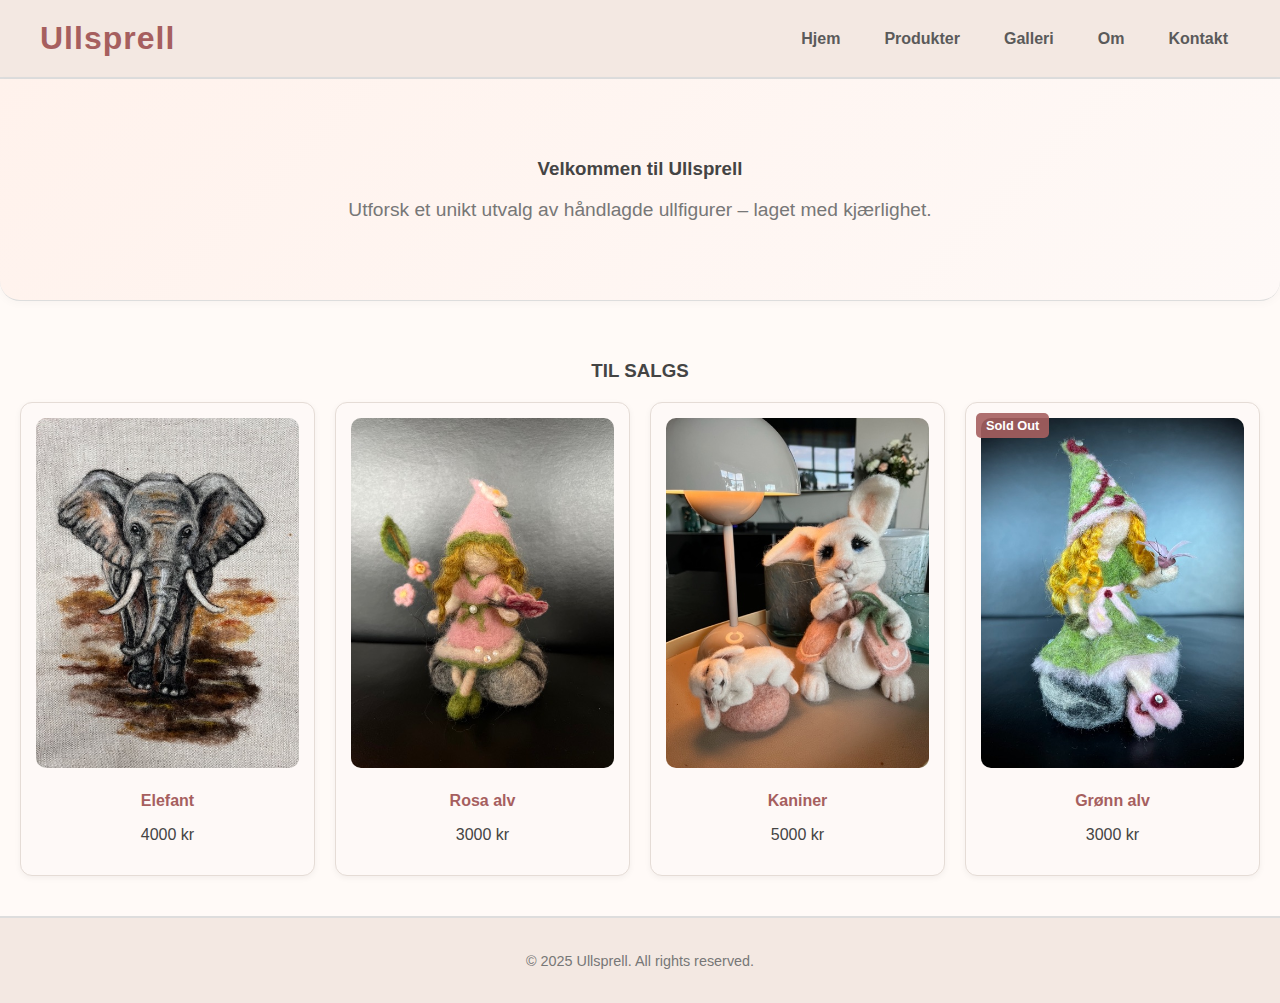
<file: index.html>
<!-- index.html -->
<!DOCTYPE html>
<html lang="en">
<head>
  <meta charset="UTF-8" />
  <meta name="viewport" content="width=device-width, initial-scale=1.0" />
  <title>Ullsprell - Handcrafted Wool Figures</title>
  <link rel="stylesheet" href="styles.css" />
  <script src="script.js" defer></script>
</head>
<body>
  <div id="header"></div>

<section class="hero">
  <h3>Velkommen til Ullsprell</h3>
    <p>Utforsk et unikt utvalg av håndlagde ullfigurer – laget med kjærlighet.</p>
</section>

<main>
  <!-- <section class="intro">
    <h3>Velkommen til Ullsprell</h3>
    <p>Utforsk et unikt utvalg av håndlagde ullfigurer – myke, sjarmerende og fulle av personlighet.</p>
  </section> -->

    <section class="featured-products">
      <h3>TIL SALGS</h3>
      <div class="for-sale-grid">
        <div class="product">
          <a href="gallery/elefant.html"><img src="images/bilde_elefant.jpeg" alt="Product 1"></a>
          <h4>Elefant</h4>
          <p>4000 kr</p>
        </div>
        <div class="product">
          <a href="gallery/alv_rosa.html"><img src="images/alv_rosa.jpeg" alt="Product 2"></a>
          <h4>Rosa alv</h4>
          <p>3000 kr</p>
        </div>
        <div class="product">
          <a href="gallery/kaniner.html"><img src="images/kaniner.jpeg" alt="Product 3"></a>
          <h4>Kaniner</h4>
          <p>5000 kr</p>
        </div>
         <div class="product">
          <a href="gallery/alv_grønn.html"><img src="images/alv_grønn.jpeg" alt="Product 5"></a>
          <div class="sold-out-label">Sold Out</div>
          <h4>Grønn alv</h4>
          <p>3000 kr</p>
        </div>
      </div>
    </section>
  </main>

  <div id="footer"></div>

  <script src="script.js"></script>
</body>
</html>
</file>
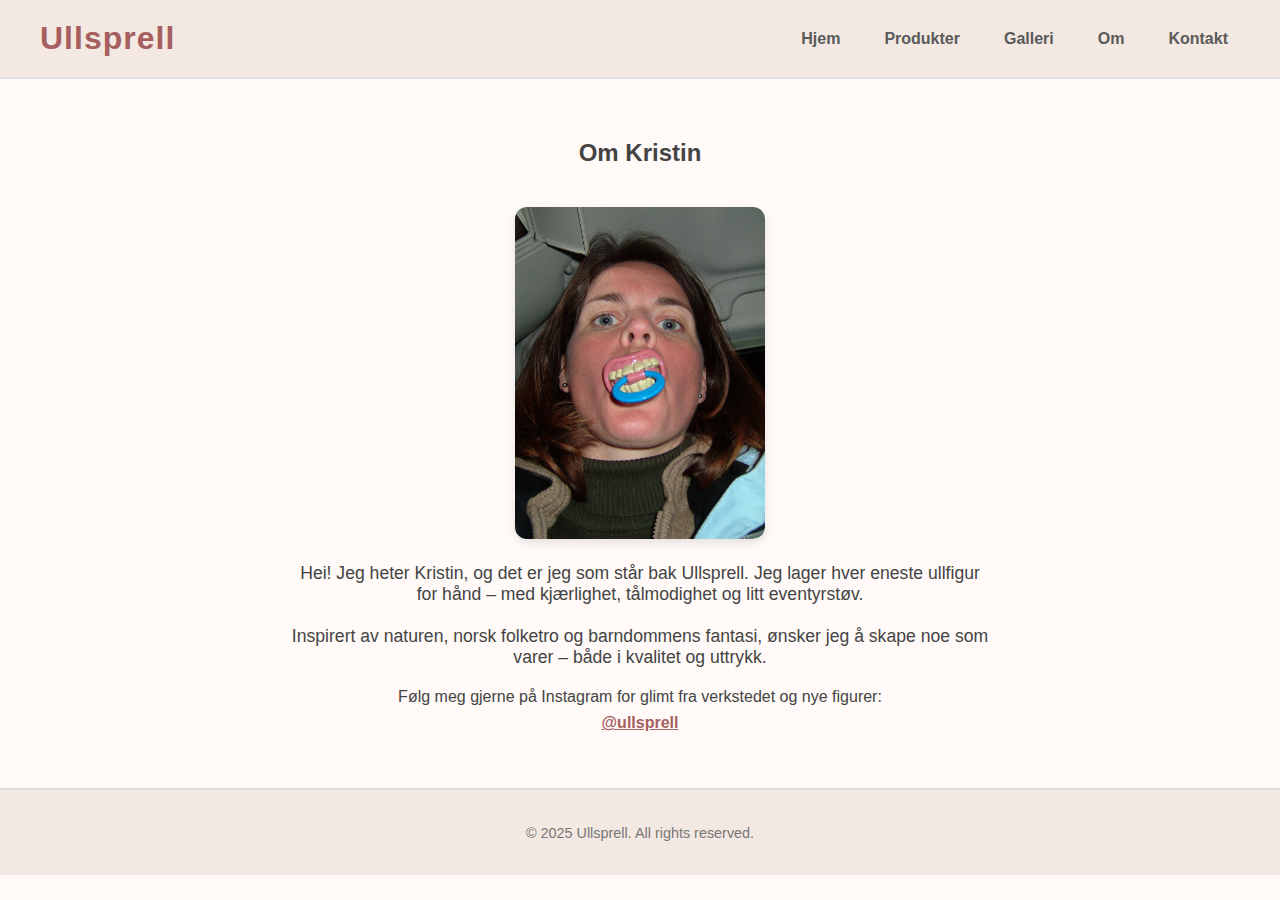
<file: about.html>
<!-- about.html -->
<!DOCTYPE html>
<html lang="no">
<head>
  <meta charset="UTF-8" />
  <meta name="viewport" content="width=device-width, initial-scale=1.0" />
  <title>Om Kristin – Ullsprell</title>
  <link rel="stylesheet" href="styles.css" />
  <script src="script.js" defer></script>
</head>
<body>
  <div id="header"></div>

  <main>
    <section class="intro" style="text-align: center; padding: 40px 20px;">
      <h2>Om Kristin</h2>

      <img src="images/kristin.jpg" alt="Kristin som lager ullfigurer" style="max-width: 250px; width: 100%; border-radius: 12px; margin: 20px 0; box-shadow: 0 4px 10px rgba(0,0,0,0.1);">

      <p style="max-width: 700px; margin: 0 auto; font-size: 1.1rem;">
        Hei! Jeg heter Kristin, og det er jeg som står bak Ullsprell. Jeg lager hver eneste ullfigur for hånd – med kjærlighet, tålmodighet og litt eventyrstøv.
        <br><br>
        Inspirert av naturen, norsk folketro og barndommens fantasi, ønsker jeg å skape noe som varer – både i kvalitet og uttrykk.
      </p>

      <p style="margin-top: 20px;">
        Følg meg gjerne på Instagram for glimt fra verkstedet og nye figurer:
        <br>
        <a href="https://www.instagram.com/dittbrukernavn" target="_blank" style="display: inline-block; margin-top: 8px; color: #a65f5f; font-weight: bold;">
          @ullsprell
        </a>
      </p>
    </section>
  </main>

  <div id="footer"></div>
</body>
</html>
</file>
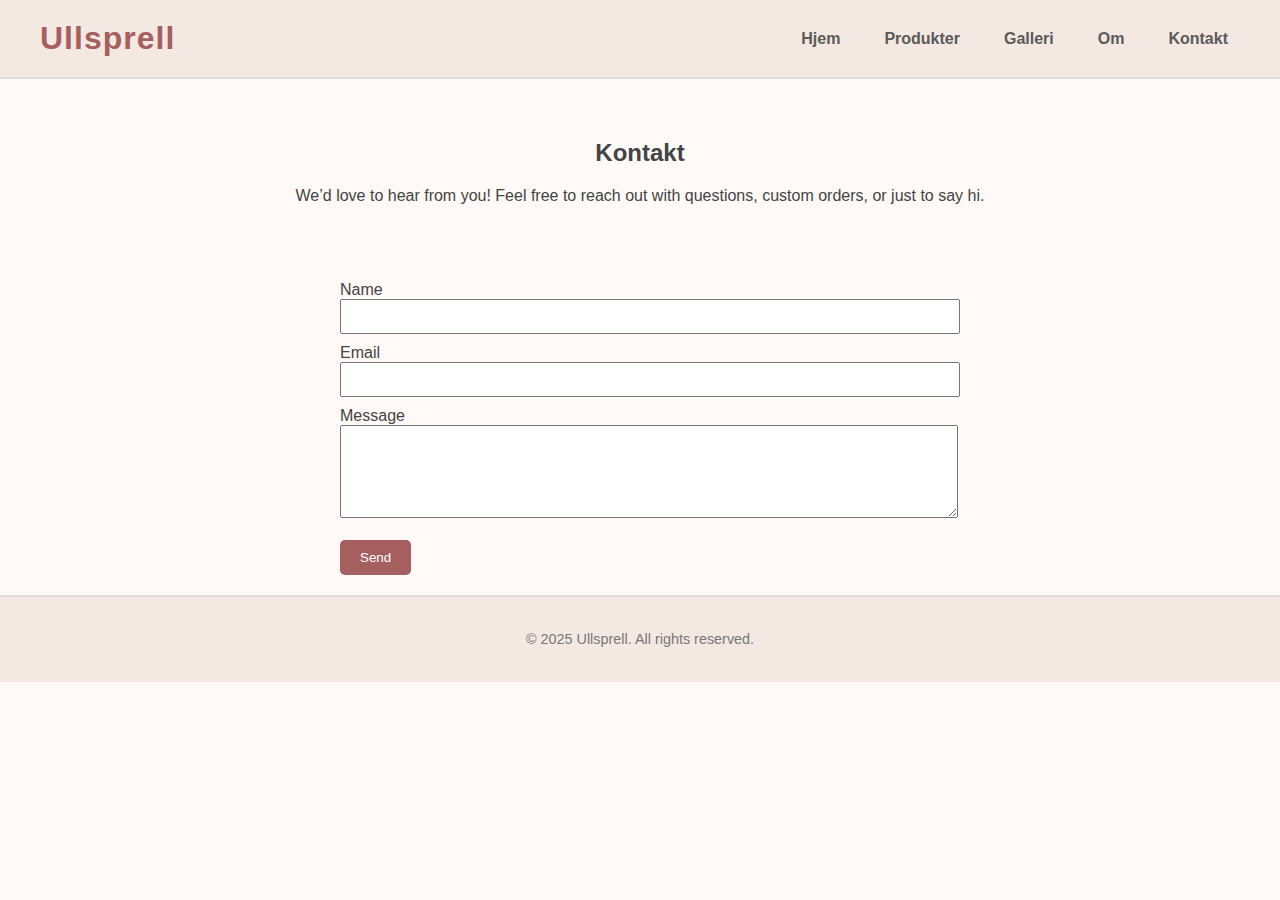
<file: contact.html>
<!-- contact.html -->
<!DOCTYPE html>
<html lang="en">
<head>
  <meta charset="UTF-8">
  <meta name="viewport" content="width=device-width, initial-scale=1.0">
  <title>Ullsprell - Kontakt</title>
  <link rel="stylesheet" href="styles.css">
  <script src="script.js" defer></script>
</head>
<body>
   <div id="header"></div>

  <main>
    <section class="intro">
      <h2>Kontakt</h2>
      <p>We’d love to hear from you! Feel free to reach out with questions, custom orders, or just to say hi.</p>
    </section>

    <section class="contact-form" style="max-width: 600px; margin: 0 auto; padding: 20px;">
      <form id="contactForm">
        <label for="name">Name</label><br>
        <input type="text" id="name" name="name" required style="width: 100%; padding: 8px; margin-bottom: 10px;"><br>

        <label for="email">Email</label><br>
        <input type="email" id="email" name="email" required style="width: 100%; padding: 8px; margin-bottom: 10px;"><br>

        <label for="message">Message</label><br>
        <textarea id="message" name="message" rows="5" required style="width: 100%; padding: 8px;"></textarea><br><br>

        <button type="submit" style="background-color: #a65f5f; color: white; border: none; padding: 10px 20px; border-radius: 5px;">Send</button>
      </form>
      <p id="formStatus" style="color: green; text-align: center; display: none; margin-top: 10px;">Thank you! We'll be in touch soon.</p>
    </section>
  </main>

  <div id="footer"></div>

</body>
</html>
</file>
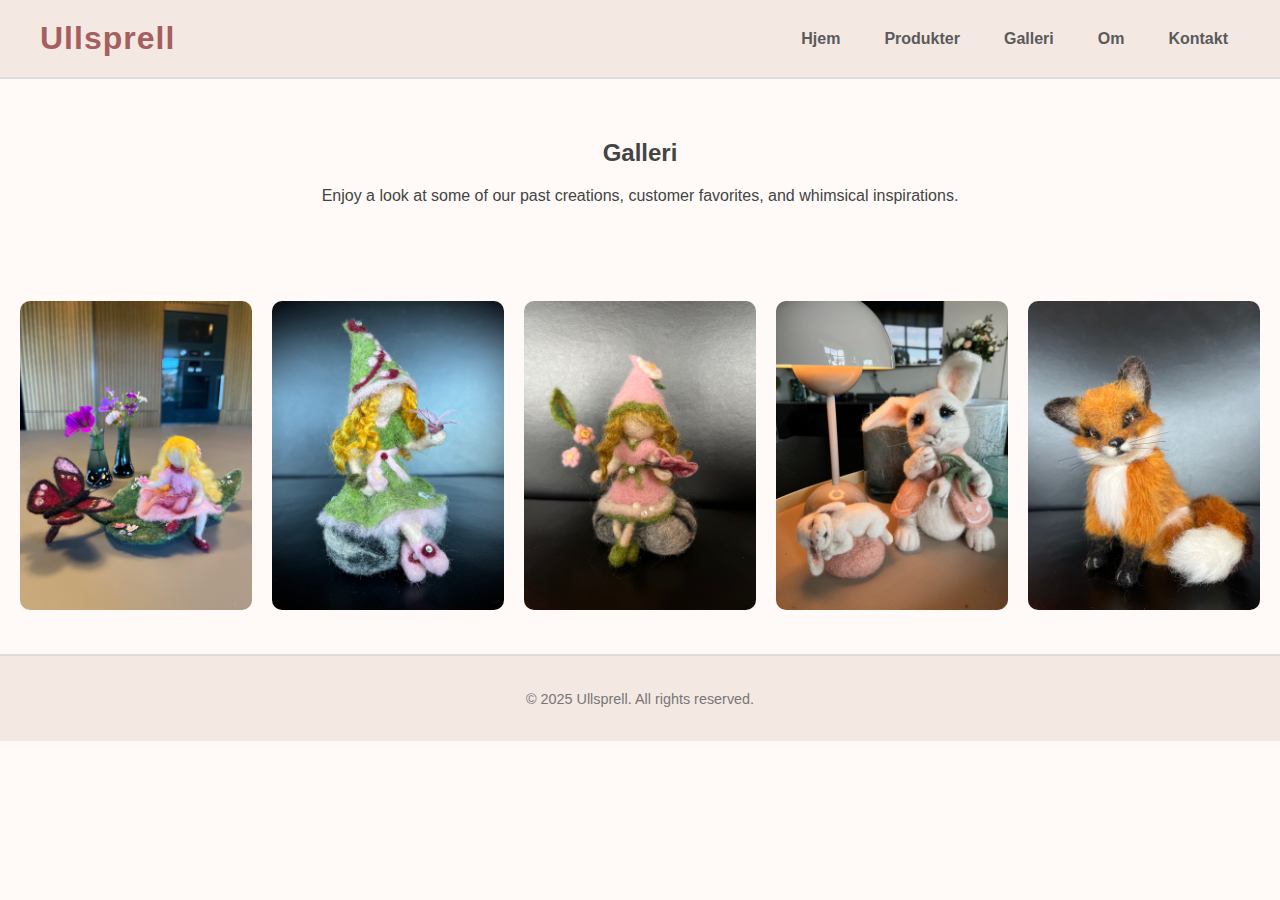
<file: gallery.html>
<!-- gallery.html -->
<!DOCTYPE html>
<html lang="en">
<head>
  <meta charset="UTF-8">
  <meta name="viewport" content="width=device-width, initial-scale=1.0">
  <title>Ullsprell - Galleri</title>
  <link rel="stylesheet" href="styles.css">
  <script src="script.js" defer></script>
</head>
<body>
  <div id="header"></div>

  <main>
    <section class="intro">
      <h2>Galleri</h2>
      <p>Enjoy a look at some of our past creations, customer favorites, and whimsical inspirations.</p>
    </section>

<section class="gallery-grid" style="display: grid; grid-template-columns: repeat(auto-fit, minmax(200px, 1fr)); gap: 20px; padding: 40px 20px;">
  <a href="gallery/alv_blad.html"><img src="images/alv_blad.jpeg" alt="alv_blad" style="width: 100%; border-radius: 10px;"></a>
  <a href="gallery/alv_grønn.html"><img src="images/alv_grønn.jpeg" alt="alv_grønn" style="width: 100%; border-radius: 10px;"></a>
  <a href="gallery/alv_rosa.html"><img src="images/alv_rosa.jpeg" alt="alv_rosa" style="width: 100%; border-radius: 10px;"></a>
  <a href="gallery/kaniner.html"><img src="images/kaniner.jpeg" alt="kaniner" style="width: 100%; border-radius: 10px;"></a>
  <a href="gallery/rev_1.html"><img src="images/rev_1.jpeg" alt="rev_1" style="width: 100%; border-radius: 10px;"></a>
</section>

  </main>

    <div id="footer"></div>

</body>
</html>
</file>
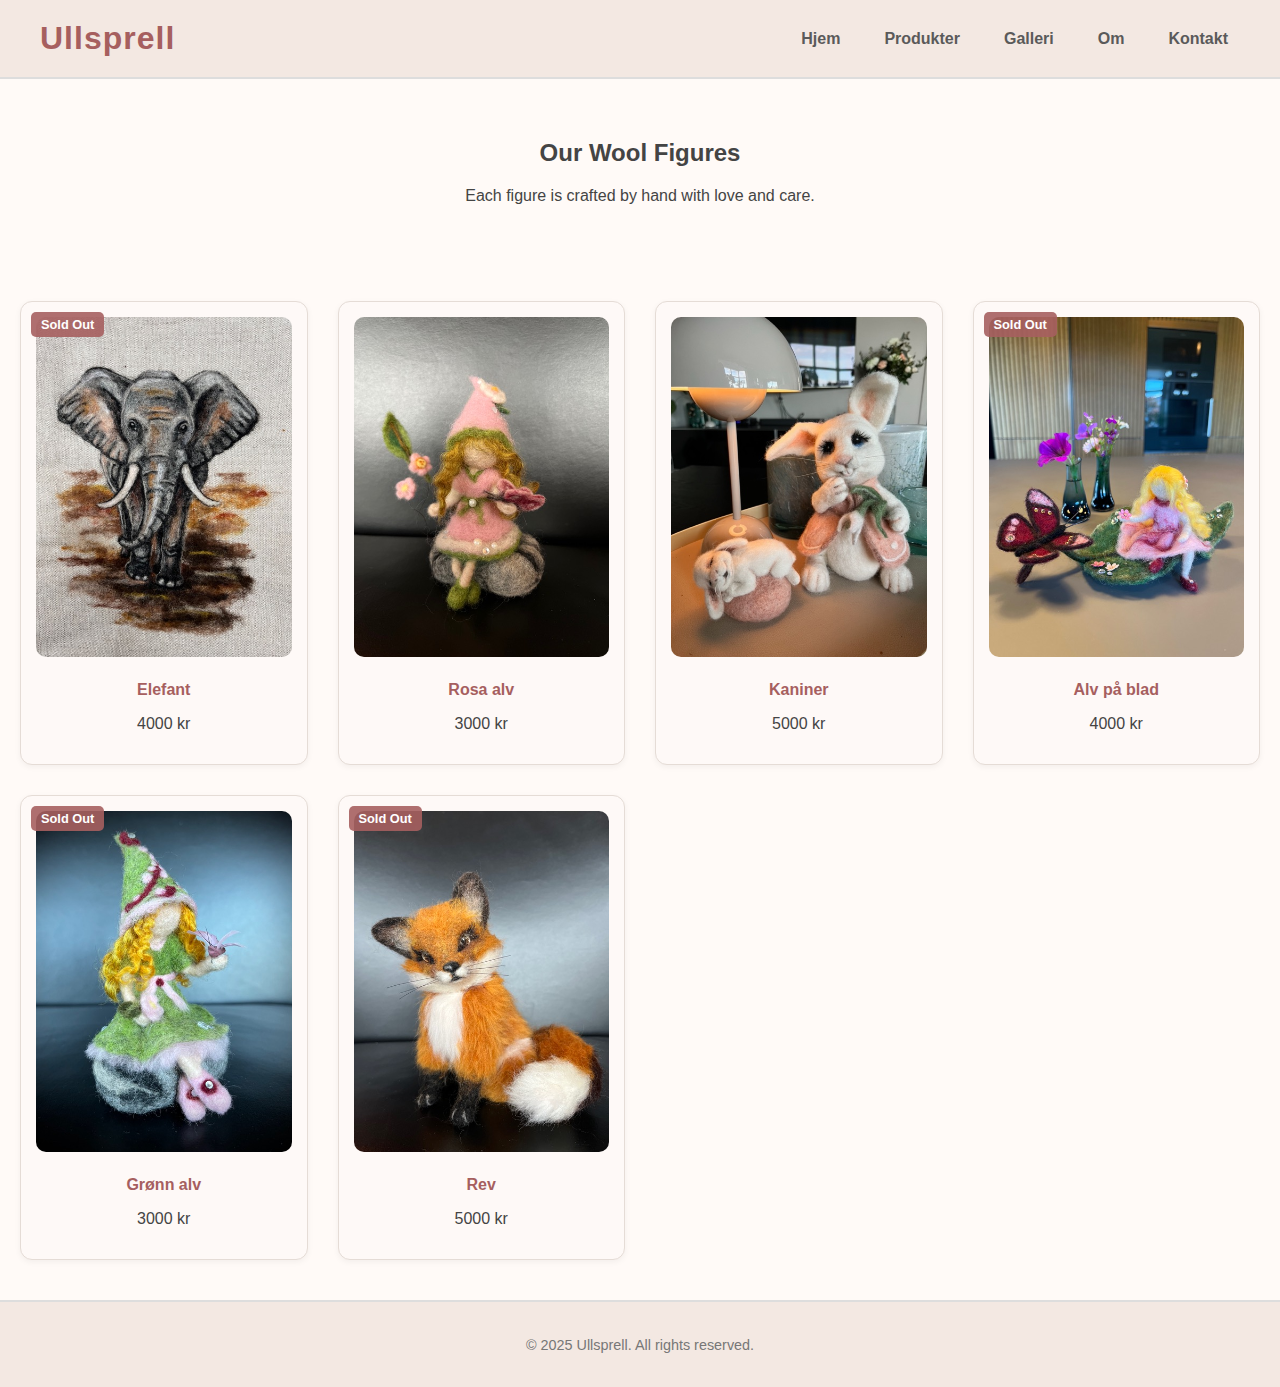
<file: products.html>
<!-- products.html -->
<!DOCTYPE html>
<html lang="en">
<head>
  <meta charset="UTF-8">
  <meta name="viewport" content="width=device-width, initial-scale=1.0">
  <title>Ullsprell - Products</title>
  <link rel="stylesheet" href="styles.css">
  <script src="script.js" defer></script>
</head>
<body>
  <div id="header"></div>

  <main>
    <section class="intro">
      <h2>Our Wool Figures</h2>
      <p>Each figure is crafted by hand with love and care.</p>
    </section>

    <section class="product-grid">
      <div class="product">
          <a href="gallery/elefant.html"><img src="images/bilde_elefant.jpeg" alt="Product 1"></a>
          <div class="sold-out-label">Sold Out</div>
          <h4>Elefant</h4>
          <p>4000 kr</p>
        </div>
        <div class="product">
          <a href="gallery/alv_rosa.html"><img src="images/alv_rosa.jpeg" alt="Product 2"></a>
          <h4>Rosa alv</h4>
          <p>3000 kr</p>
        </div>
        <div class="product">
          <a href="gallery/kaniner.html"><img src="images/kaniner.jpeg" alt="Product 3"></a>
          <h4>Kaniner</h4>
          <p>5000 kr</p>
        </div>
        <div class="product">
          <a href="gallery/alv_blad.html"><img src="images/alv_blad.jpeg" alt="Product 4"></a>
          <div class="sold-out-label">Sold Out</div>
          <h4>Alv på blad</h4>
          <p>4000 kr</p>
        </div>
        <div class="product">
          <a href="gallery/alv_grønn.html"><img src="images/alv_grønn.jpeg" alt="Product 5"></a>
          <div class="sold-out-label">Sold Out</div>
          <h4>Grønn alv</h4>
          <p>3000 kr</p>
        </div>
        <div class="product">
          <a href="gallery/rev_1.html"><img src="images/rev_1.jpeg" alt="Product 6"></a>
          <div class="sold-out-label">Sold Out</div>
          <h4>Rev</h4>
          <p>5000 kr</p>
        </div>
    </section>
  </main>

   <div id="footer"></div>

</body>
</html>
</file>
<file: styles.css>
body {
  font-family: 'Segoe UI', sans-serif;
  margin: 0;
  padding: 0;
  background-color: #fffaf7;
  color: #444;
  opacity: 0;
  transition: opacity 0.2s ease;
}

html {
  overflow-y: scroll;
}

header {
  background-color: #f3e8e2;
  padding: 20px 40px;
  display: flex;
  justify-content: space-between;
  align-items: center;
  flex-wrap: wrap;
  border-bottom: 2px solid #ddd;
}

header h1 {
  margin: 0;
  color: #a65f5f;
  font-size: 2rem;
  letter-spacing: 1px;
}

nav {
  display: flex;
  gap: 20px;
  flex-wrap: wrap;
  align-items: center;
}

nav a {
  color: #5a5a5a;
  text-decoration: none;
  font-weight: bold;
  padding: 8px 12px;
  border-radius: 5px;
  transition: background-color 0.2s ease;
}

nav a:hover {
  background-color: #e8d6cf;
  text-decoration: none;
}

@media (max-width: 600px) {
  header {
    flex-direction: column;
    align-items: flex-start;
  }

  nav {
    width: 100%;
    justify-content: flex-start;
    gap: 10px;
    margin-top: 10px;
  }
}

.hero {
  background: linear-gradient(135deg, #fff2ec, #fef9f7);
  padding: 60px 20px;
  text-align: center;
  border-bottom: 1px solid #ddd;
  border-radius: 0 0 20px 20px;
  box-shadow: 0 2px 10px rgba(0, 0, 0, 0.03);
}

.hero h2 {
  font-size: 2rem;
  margin-bottom: 10px;
}

.hero p {
  font-size: 1.2rem;
  color: #777;
}

.intro, .featured-products {
  padding: 40px 20px;
  text-align: center;
}

.sold-out-label {
  position: absolute;
  top: 10px;
  left: 10px;
  background-color: rgba(166, 95, 95, 0.9);
  color: white;
  font-size: 0.8rem;
  font-weight: bold;
  padding: 5px 10px;
  border-radius: 5px;
  z-index: 2;
  pointer-events: none;
}

.sold-out img {
  opacity: 0.4;
}

.for-sale-grid {
  display: grid;
  grid-template-columns: repeat(auto-fit, minmax(200px, 1fr));
  gap: 20px;
  margin-top: 20px;
}
.product-grid {
  display: grid;
  grid-template-columns: repeat(auto-fit, minmax(280px, 1fr));
  gap: 30px;
  padding: 40px 20px;
  justify-items: center;
}

.product {
  background-color: #fef9f7;
  border: 1px solid #e5dcd6;
  border-radius: 12px;
  padding: 15px;
  box-shadow: 0 2px 6px rgba(0,0,0,0.05);
  transition: transform 0.3s ease, box-shadow 0.3s ease;
  max-width: 300px;
  text-align: center;
  position: relative;
}

.product:hover {
  transform: scale(1.02);
  box-shadow: 0 6px 12px rgba(0,0,0,0.08);
}

.product img {
  width: 100%;
  border-radius: 10px;
  margin-bottom: 10px;
}

.product h4 {
  color: #a65f5f;
  margin: 10px 0 5px;
}

.product p {
  color: #444;
  font-weight: 500;
}

/* BUY SECTION */
.vipps-info {
  margin-top: 10px;
  color: #444;
  font-size: 0.95rem;
  background-color: #fff3f0;
  border-left: 4px solid #ff5b24;
  padding: 10px;
}

.vipps-logo {
  height: 30px;
  margin-top: 10px;
}

/* PRODUCT DETAIL PAGE */
.product-detail {
  padding: 40px 20px;
  text-align: center;
}

.product-content {
  display: flex;
  flex-direction: column;
  align-items: center;
  max-width: 900px;
  margin: 0 auto;
  gap: 20px;
}

.product-image {
  max-width: 400px;
  width: 100%;
  border-radius: 12px;
  box-shadow: 0 4px 10px rgba(0,0,0,0.08);
}

.product-info {
  text-align: left;
  max-width: 600px;
}

.product-info p {
  font-size: 1.1rem;
  line-height: 1.6;
}

.price {
  font-size: 1.3rem;
  font-weight: bold;
  color: #a65f5f;
  margin-top: 10px;
}

.vipps-section {
  margin-top: 20px;
  background-color: #fff3f0;
  border-left: 4px solid #ff5b24;
  padding: 12px 16px;
  display: flex;
  align-items: center;
  gap: 12px;
  flex-wrap: wrap;
}

footer {
  text-align: center;
  padding: 20px;
  background-color: #f3e8e2;
  font-size: 0.9rem;
  color: #777;
  border-top: 2px solid #ddd;
}
</file>
